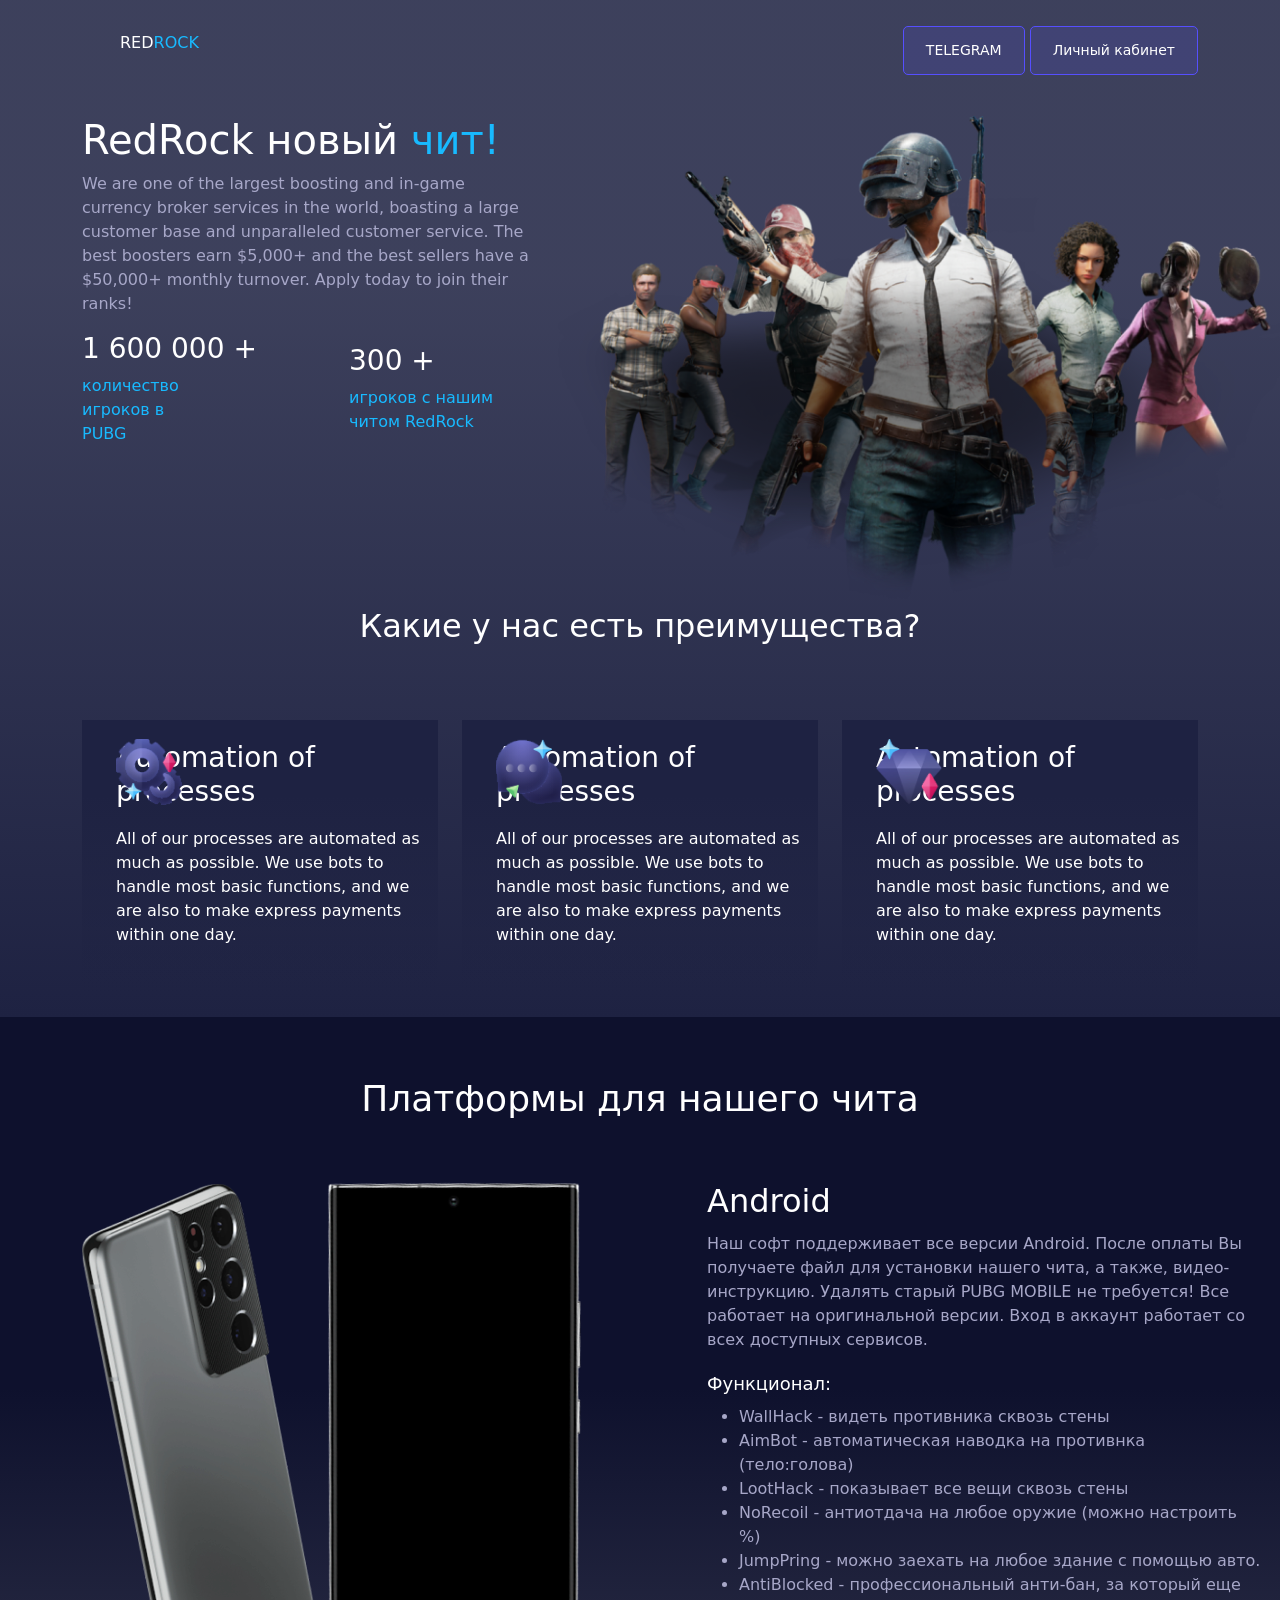
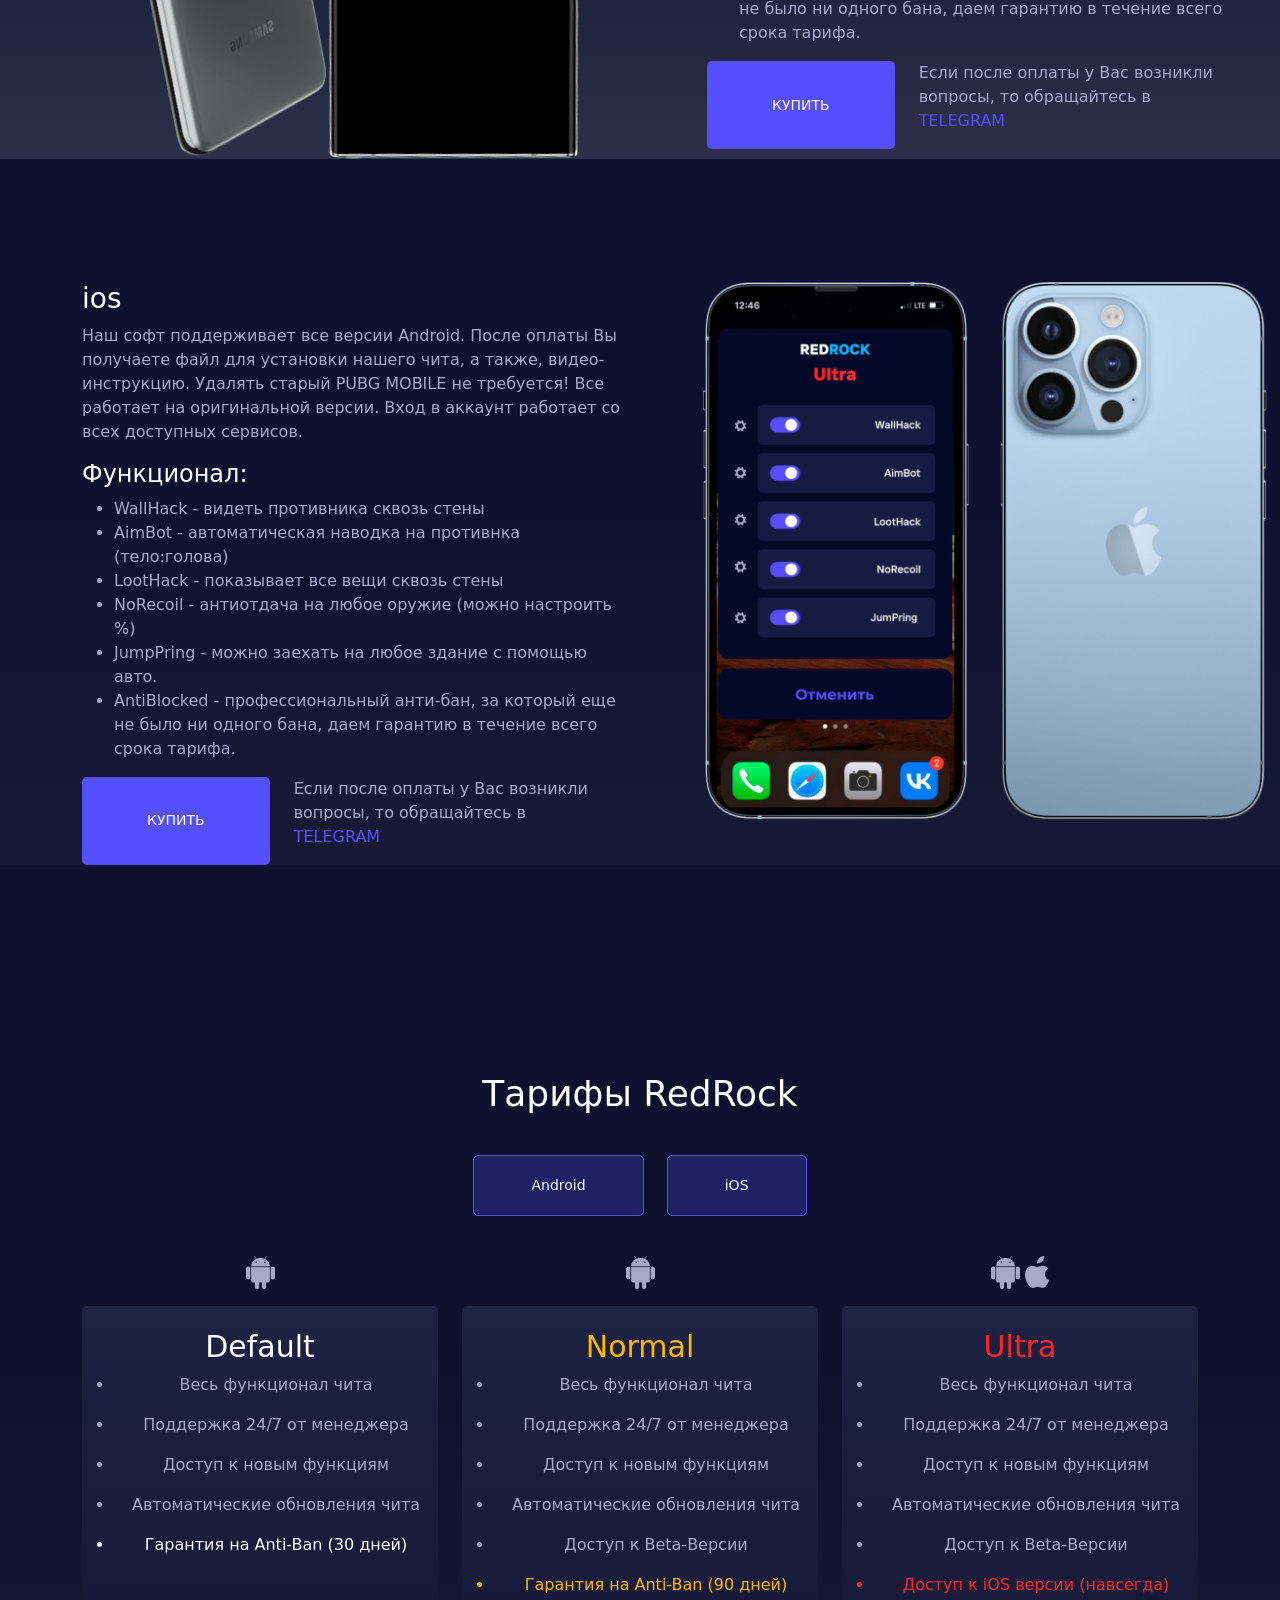
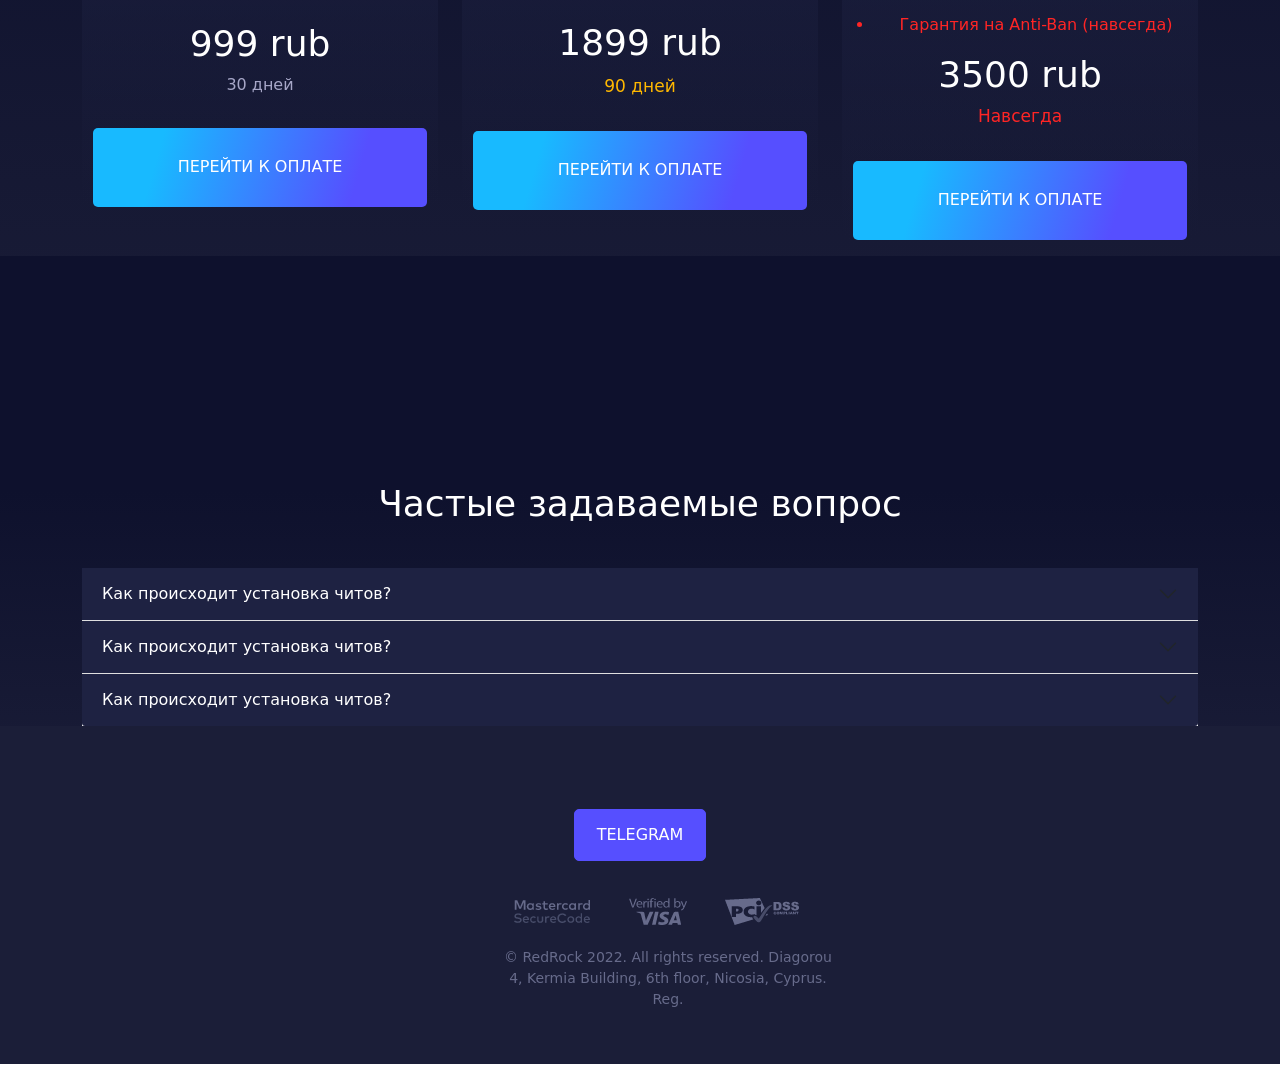
<file: index.html>
<!DOCTYPE html>
<html lang="en">
<head>
    <meta charset="UTF-8">
    <meta http-equiv="X-UA-Compatible" content="IE=edge">
    <meta name="viewport" content="width=device-width, initial-scale=1.0">
    <title>Document</title>
    <link rel="stylesheet" href="css/bootstrap.css">
    <link rel="stylesheet" href="css/all.min.css">
    <link rel="stylesheet" href="css/stely.css">
    <link rel="stylesheet" href="css/media.css">
</head>
<body>
     <header class="header">
     <div class="container">
        <div class="header__name">
         <p>RED<span class="pRock">ROCK</span></p>
         <div class="header__but">
            <button>TELEGRAM</button>
            <button><a href="indux.html">Личный кабинет</a></button>
         </div>
        </div>
        <div class="row">
            <div class="medimg">
                <img class="pgb" src="img/image 747.png" alt="">
            </div>
            <div class="col-lg-5 col-md-6 col-6 loc-text">
              <div class="header__logo">
          <h1>RedRock новый <span class="pRock">чит!</span></h1> 
          <p>We are one of the largest boosting and in-game currency broker services in
            the world, boasting a large customer base and unparalleled customer service. 
            The best boosters earn $5,000+ and the best sellers have a $50,000+ 
            monthly turnover. Apply today to join their ranks!</p> 
             </div> 
            <div class="header__log">
                <div class="header__log-right">
                    <h3>1 600 000 +</h3>
                    <p>количество
                        игроков в PUBG</p>
                </div>
                <div class="header__log-left">
                    <h3>300 +</h3>
                    <p>игроков
                        с нашим читом RedRock</p>
                </div>
            </div> 
            </div>
            <div class="col-lg-7 col-md-6 col-6">
                <img class="pbg" src="img/image 747.png"  alt="">
            </div>
        </div>
        <div class="header__automation">
            
            <h2>Какие у нас есть преимущества?</h2>
            <div class="row">
                <div class="col-lg-4 col-md-6 col-sm-10">
                    
                    <div class="header__automation-text">
                     <img src="img/image 733.png" alt="">
                     <h3>Automation of processes</h3>
                     <p>All of our processes are automated as much as
                        possible. We use bots to handle most basic 
                        functions, and we are also to make express 
                        payments within one day.</p> 
                    </div>
                    
                </div>
                <div class="col-lg-4 col-md-6 col-sm-10">
                    <div class="header__automation-text">
                        <img src="img/image 734.png" alt="">
                     <h3>Automation of processes</h3>
                     <p>All of our processes are automated as much as
                        possible. We use bots to handle most basic 
                        functions, and we are also to make express 
                        payments within one day.</p> 
                    </div>
                </div>
                <div class="col-lg-4 col-md-6 col-sm-10">
                    <div class="header__automation-text">
                        <img src="img/image 735.png" alt="">
                     <h3>Automation of processes</h3>
                     <p>All of our processes are automated as much as
                        possible. We use bots to handle most basic 
                        functions, and we are also to make express 
                        payments within one day.</p> 
                    </div>
                </div>
        
            </div>
        </div>    
    </header> 
     <main>
            <div class="container">
              <div class="android">
                <h2>Платформы для нашего чита</h2>
                <div class="andro">
                    <div class="android__img">
                        <img class="sm" src="img/sm 2.png"  alt="">
                    </div>
                <div class="android__text">
                    <div class="im">
                        <h3>Android<img class="igm" src="img/image 745 (Traced).png" alt=""></h3>
                    </div>
                        
                        <p>Наш софт поддерживает все версии Android. После оплаты Вы получаете 
                            файл для установки нашего чита, а также, видео-инструкцию. Удалять 
                            старый PUBG MOBILE не требуется! Все работает на оригинальной версии.
                            Вход в аккаунт работает со всех доступных сервисов. </p>
                            <h4>Функционал:</h4>
                        <ul class="android__tex">
                            <li>WallHack - видеть противника сквозь стены</li>
                            <li>AimBot - автоматическая наводка на противнка (тело:голова)</li>
                            <li>LootHack - показывает все вещи сквозь стены</li>
                            <li>NoRecoil - антиотдача на любое оружие (можно настроить %)</li>
                            <li>JumpPring - можно заехать на любое здание с помощью авто.</li>
                            <li>AntiBlocked - профессиональный анти-бан, за который еще не было ни одного бана, даем гарантию в течение всего срока тарифа.</li>
                        </ul>
                        <div class="android__but">
                            <button>КУПИТЬ</button>
                            <p class="but">Если после оплаты у Вас возникли вопросы, то обращайтесь в <span>TELEGRAM</span></p>
                        </div>
                        <img class="ms" src="img/Слой 2.png" alt="">
                        </div>     
                    </div>
              </div>
            </div>
    </main>
     <section>
        <div class="container">
            <div class="ios">
                <div class="ios__text">
                    <h3>ios </h3><img class="iso" src="img/image 746 (Traced).png" alt="">
                    <p>Наш софт поддерживает все версии Android. После оплаты Вы получаете 
                        файл для установки нашего чита, а также, видео-инструкцию. Удалять 
                        старый PUBG MOBILE не требуется! Все работает на оригинальной версии.
                        Вход в аккаунт работает со всех доступных сервисов. </p>
                        <h4>Функционал:</h4>
                    <ul class="ios__tex">
                        <li>WallHack - видеть противника сквозь стены</li>
                        <li>AimBot - автоматическая наводка на противнка (тело:голова)</li>
                        <li>LootHack - показывает все вещи сквозь стены</li>
                        <li>NoRecoil - антиотдача на любое оружие (можно настроить %)</li>
                        <li>JumpPring - можно заехать на любое здание с помощью авто.</li>
                        <li class="bat">AntiBlocked - профессиональный анти-бан, за который еще не было ни одного бана, даем гарантию в течение всего срока тарифа.</li>

                    </ul>
                    <div class="ios__but">
                        <button>КУПИТЬ</button>
                        <p class="but">Если после оплаты у Вас возникли вопросы, то обращайтесь в <span>TELEGRAM</span></p>
                        <img class="sio" src="img/Слой 88.png" alt="">
                    </div>
                </div>
                <div class="ios__img">
                    <img class="ioss" src="img/Слой 3.png" alt="">
                    
                    </div>
                    
              </div>
        </div>
    </section>  
     <section> 
      <div class="container">
            <div class="redrock">
                <h2>Тарифы RedRock</h2>
                <div class="redrock__but">
                <button>Android</button>
                <button class="redrock__but-left">iOS </button>
                </div>
                <div class="blok">
                  <div class="row">
                    <div class="col-lg-4 col-md-5 col-sm-8 col-10">
                        <div class="default">
                          <img src="img/image 745 (Traced).png" alt=""> 
                           <div class="default__text">
                            <h3>Default</h3>
                            <ul>
                                <li><p>Весь функционал чита</p></li>
                                <li><p>Поддержка 24/7 от менеджера</p></li>
                                <li><p>Доступ к новым функциям</p></li>
                                <li><p>Автоматические обновления чита</p></li>
                                <li class="default__tet"><p>Гарантия на Anti-Ban (30 дней)</p></li>
                            </ul>
                            <div class="default__but">
                                <h4>999 rub</h4>
                                <p>30 дней</p>
                                <div class="default__button">
                                    <button>ПЕРЕЙТИ К ОПЛАТЕ</button>
                                </div>
                               
                            </div>
                           </div>
                        </div>
                    </div> 
                     <div class="col-lg-4 col-md-5 col-sm-8 col-10">
                        <div class="normal">
                          <img src="img/image 745 (Traced).png" alt=""> 
                           <div class="default__text">
                            <h3>Normal</h3>
                            <ul>
                                <li><p>Весь функционал чита</p></li>
                                <li><p>Поддержка 24/7 от менеджера</p></li>
                                <li><p>Доступ к новым функциям</p></li>
                                <li><p>Автоматические обновления чита</p></li>
                                <li><p>Доступ к Beta-Версии</p></li>
                                <li class="normal__tet"><p>Гарантия на Anti-Ban (90 дней)</p></li>
                            </ul>
                            <div class="normal__but">
                                <h4>1899 rub</h4>
                                <p>90 дней</p>
                                <div class="default__button">
                               <button>ПЕРЕЙТИ К ОПЛАТЕ</button>
                                </div>
                            </div>
                           </div>
                        </div>
                    </div>
                    <div class="col-lg-4 col-md-5 col-sm-8 cols-10">
                        <div class="ultra">
                          <img src="img/image 745 (Traced).png" alt=""> 
                          <img src="img/image 746 (Traced).png" alt="">
                           <div class="ultra__text">
                            <!-- <img class="star" src="img/Star 10.png" alt=""> -->
                            <h3>Ultra</h3>
                            <ul>
                                <li><p>Весь функционал чита</p></li>
                                <li><p>Поддержка 24/7 от менеджера</p></li>
                                <li><p>Доступ к новым функциям</p></li>
                                <li><p>Автоматические обновления чита</p></li>
                                <li><p>Доступ к Beta-Версии</p></li>
                                <li class="ultra__tet"><p>Доступ к iOS версии (навсегда)</p></li>
                                <li class="ultra__tet"><p>Гарантия на Anti-Ban (навсегда)</p></li>
                            </ul>
                            <div class="ultra__but">
                                <h4>3500 rub</h4>
                                <p>Навсегда</p>
                                <div class="default__button">
                                <button>ПЕРЕЙТИ К ОПЛАТЕ</button>
                                </div> 
                            </div>
                           </div>
                        </div>
                    </div>  
                    </div>  
                </div>
                
                </div>
                
            </div>
        </div>  
    </section> 
     <section>   
        <div class="container">
            <div class="questions">
                <h2>Частые задаваемые вопрос</h2>
                <div class="accordion accordion-flush" id="accordionFlushExample">
                    <div class="accordion-item ">
                      <h3 class="accordion-header" id="flush-headingOne">
                        <button class="accordion-button collapsed questions__tab " type="button" data-bs-toggle="collapse" data-bs-target="#flush-collapseOne" aria-expanded="false" aria-controls="flush-collapseOne">
                            Как происходит установка читов? 
                        </button>
                      </h3>
                      <div id="flush-collapseOne" class="accordion-collapse collapse" aria-labelledby="flush-headingOne" data-bs-parent="#accordionFlushExample">
                        <div class="accordion-body">После оплаты Вы получаете  файл для установки нашего чита, а также, видео-инструкцию. Удалять  старый PUBG MOBILE не требуется! Все работает на оригинальной версии. Вход в аккаунт работает со всех доступных сервисов.</div>
                      </div>
                    </div>
                    <div class="accordion-item">
                      <h3 class="accordion-header" id="flush-headingTwo">
                        <button class="accordion-button collapsed " type="button" data-bs-toggle="collapse" data-bs-target="#flush-collapseTwo" aria-expanded="false" aria-controls="flush-collapseTwo">
                            Как происходит установка читов?
                        </button>
                      </h3>
                      <div id="flush-collapseTwo" class="accordion-collapse collapse" aria-labelledby="flush-headingTwo" data-bs-parent="#accordionFlushExample">
                        <div class="accordion-body">После оплаты Вы получаете  файл для установки нашего чита, а также, видео-инструкцию. Удалять  старый PUBG MOBILE не требуется! Все работает на оригинальной версии. Вход в аккаунт работает со всех доступных сервисов.</div>
                      </div>
                    </div>
                    <div class="accordion-item">
                      <h3 class="accordion-header" id="flush-headingThree">
                        <button class="accordion-button collapsed" type="button" data-bs-toggle="collapse" data-bs-target="#flush-collapseThree" aria-expanded="false" aria-controls="flush-collapseThree">
                            Как происходит установка читов?
                        </button>
                      </h3>
                      <div id="flush-collapseThree" class="accordion-collapse collapse" aria-labelledby="flush-headingThree" data-bs-parent="#accordionFlushExample">
                        <div class="accordion-body">После оплаты Вы получаете  файл для установки нашего чита, а также, видео-инструкцию. Удалять  старый PUBG MOBILE не требуется! Все работает на оригинальной версии. Вход в аккаунт работает со всех доступных сервисов.</div>
                      </div>
                    </div>
                  </div>
            </div> 
        </div>        
    </section> 
<footer class="footer">
    <div class="container">
        <button>TELEGRAM</button>
        <div class="footer__text">
          <div class="footer__img">
            <img src="img/image 742.png" alt="">
            <img src="img/image 741.png" alt="">
            <img src="img/image 740.png" alt="">
          </div>  
          <p>© RedRock 2022. All rights reserved. Diagorou 4, Kermia Building, 6th floor, Nicosia, Cyprus. Reg.</p>
        </div>
    </div>
</footer> 
   



    <script src="js/bootstrap.js"></script>
</body>
</html>
</file>
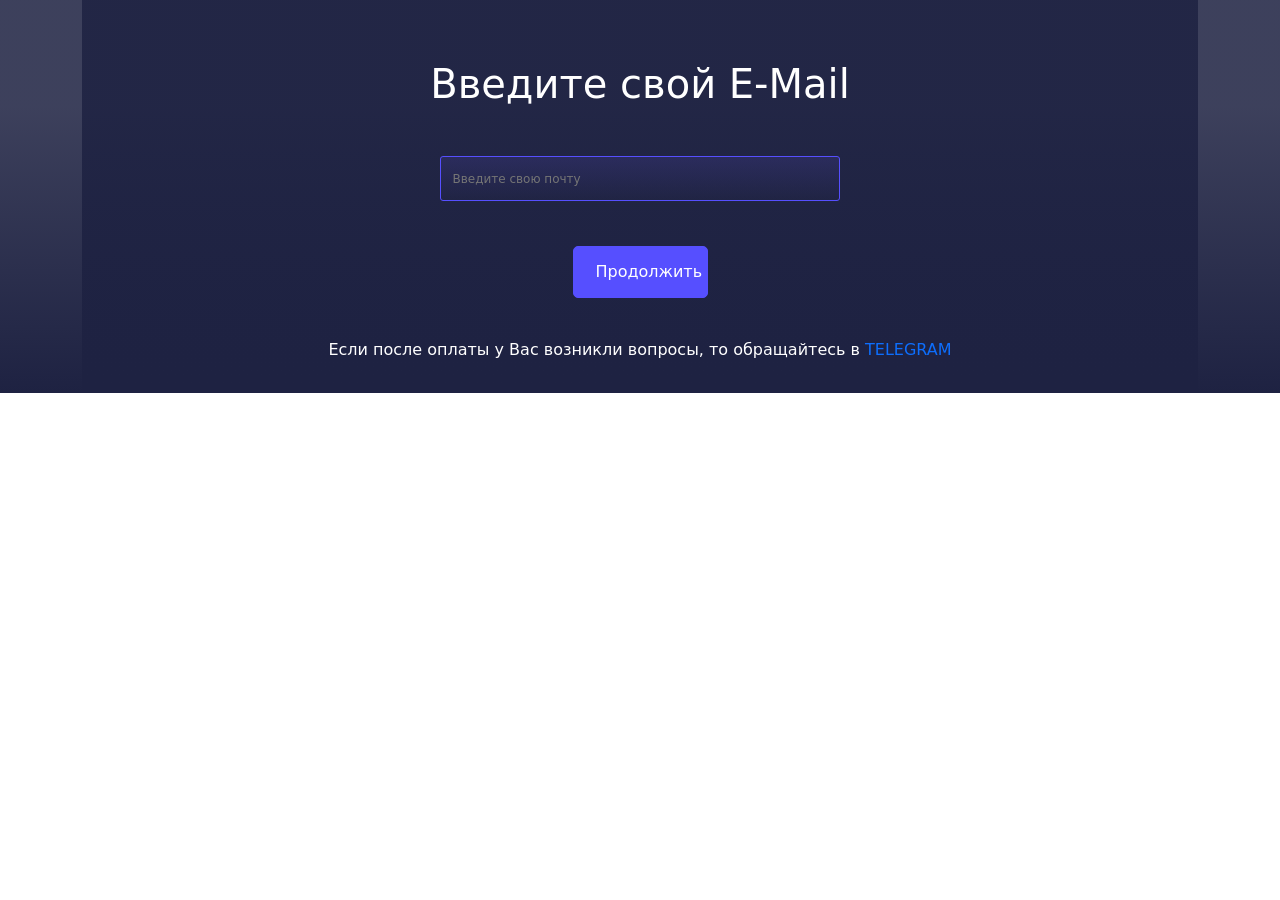
<file: indax.html>
<!DOCTYPE html>
<html lang="en">
<head>
    <meta charset="UTF-8">
    <meta http-equiv="X-UA-Compatible" content="IE=edge">
    <meta name="viewport" content="width=device-width, initial-scale=1.0">
    <title>Document</title>
    <link rel="stylesheet" href="css/bootstrap.css">
    <link rel="stylesheet" href="css/all.min.css">
    <link rel="stylesheet" href="css/stely.css">
    <link rel="stylesheet" href="css/media.css">
</head>
</head>
<body>
    <header>
        <div class="container">
            <div class="regist">
              <h1>Введите свой E-Mail</h1>  
              <label for="text">
                <input class="login" type="email"  placeholder="   Введите свою почту">  
            </label>
            <div class="but">
                <button class="regisr__but">Продолжить</button>
            </div>
            <p>Если после оплаты у Вас возникли вопросы, то обращайтесь в <span>TELEGRAM</span></p>
            </div>
            
        </div>
    </header>
</body>
</html>
</file>
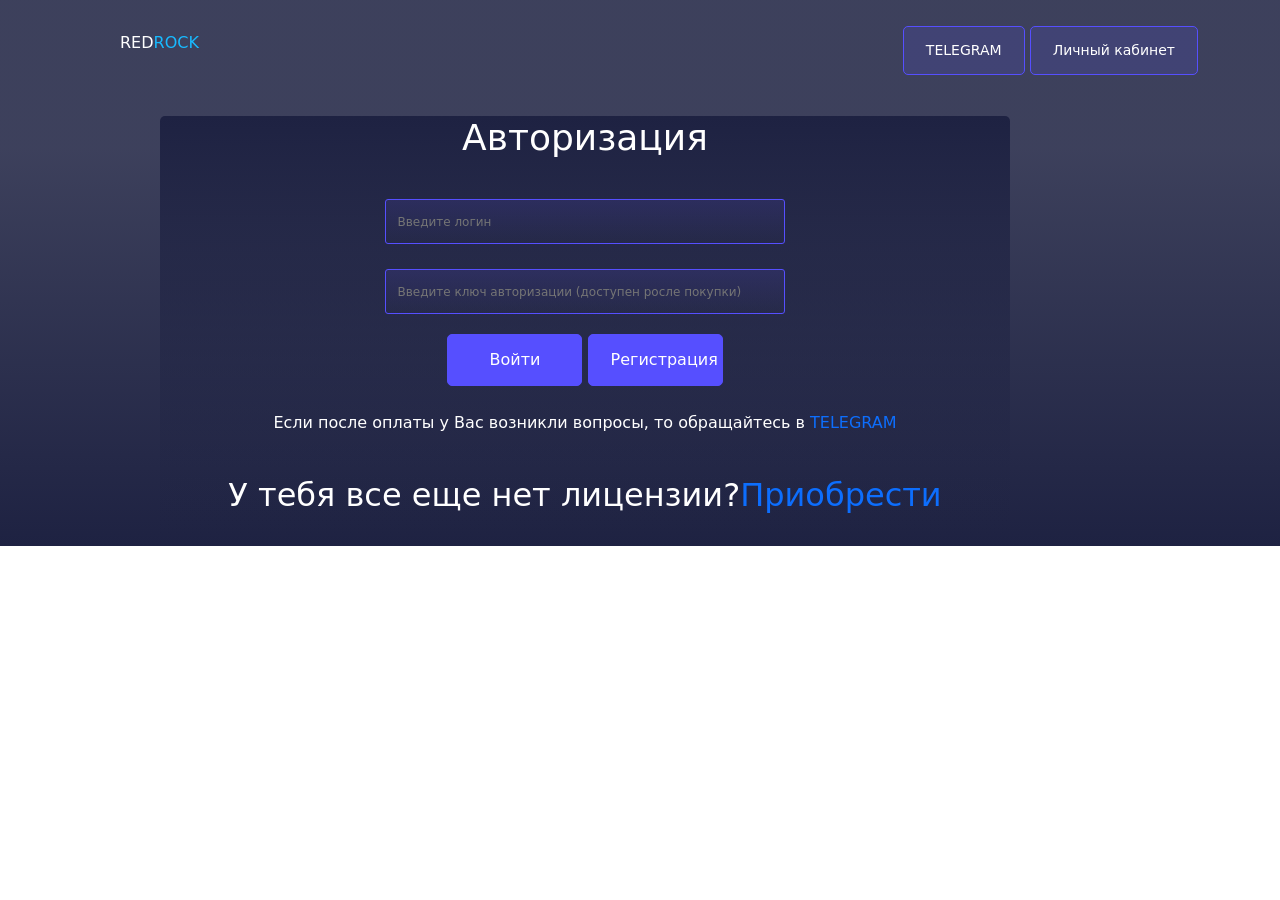
<file: indux.html>
<!DOCTYPE html>
<html lang="en">
<head>
    <meta charset="UTF-8">
    <meta http-equiv="X-UA-Compatible" content="IE=edge">
    <meta name="viewport" content="width=device-width, initial-scale=1.0">
    <title>Document</title>
    <link rel="stylesheet" href="css/bootstrap.css">
    <link rel="stylesheet" href="css/all.min.css">
    <link rel="stylesheet" href="css/stely.css">
    <link rel="stylesheet" href="css/media.css">
</head>
<body>
    <header class="header">
        <div class="container">
           <div class="email__name">
            <p>RED<span class="pRock">ROCK</span></p>
            <div class="email__but">
               <button class="tg">TELEGRAM</button>
               <button>Личный кабинет</button>
            </div>
        
           </div>
           <div class="block">
            
          <div class="email">
            <h1>Авторизация</h1>
            <div class="email__login">
              <label for="text">
                <input class="login" type="email"  placeholder="   Введите логин">
            </label>
            <label for="text">
                <input type="email"  placeholder="   Введите ключ авторизации (доступен росле покупки)">
            </label>  
            </div>
            <button class="email__bat ">Войти</button>
            <button class="email__bat"><a href="indax.html">Регистрация</a></button>
            <p>Если после оплаты у Вас возникли вопросы, то обращайтесь в <span>TELEGRAM</span></p>
            <h2>
            У тебя все еще нет лицензии?<span>Приобрести</span> 
         </h2>
          </div>  
         
        </div>
       </header> 
       <main>
            
        
       </main>
</body>
</html>
</file>
<file: css/stely.css>
*{
    margin: 0;
    padding: 0;
}
body{
    min-width: 320px;
}
/* header start */
/* *************** */
header{
    background: linear-gradient(180deg, #1e2242dc 27.07%, rgb(30, 34, 66) 100%)
}
.header__name {
    display: flex;
    justify-content: space-between;
    align-items: center;
    margin-bottom: 41px;
    padding-top: 26px;
    margin-left: 38px;
}
.header__but a{
    text-decoration: none;
    color: #fff;
}
.header__name p{
    color: #fff;
}
.pRock{
    color: #18BAFF;
}
.header__but button{
    padding: 13px 22px;
    border: 1px solid #564FFF;
    font-size: 14px;
    border-radius: 5px;
    background: rgba(86, 79, 255, 0.15);
    color: #fff;
    transition: 0.5s;
}
.header__but button:hover{
    background: #564FFF;
    border: 1px solid #564FFF;
    border-radius: 5px;
    color: #fff;
}
.header__logo h1{
    color: #fff;
}
.header__logo p{
    color: #A7A7C8;
}
.header__log{
    display: flex;
    justify-content: space-between;
    align-items: center;
}
.header__log h3{
color: #fff;
}
.header__log-right p{
    color:#18BAFF ;
    width: 121px;
}
.header__log-left p{
    color:#18BAFF ;
    width: 184px;
}
.header__automation h2{
    color: #fff;
    text-align: center;
    margin-bottom: 54px;
}
.header__automation-text{
    color: #fff;
    background: linear-gradient(180deg, #1E2242 27.07%, rgba(30, 34, 66, 0) 100%);
    position: relative;
}
.header__automation h3{
    padding-left: 34px;
    margin-top: 21px;
    padding-bottom: 11px;
    padding-top: 21px;
}
.header__automation img{
    padding-left: 34px;
    position: absolute;
    bottom: 196px;
}
.header__automation p{
    padding-left: 34px;
    padding-bottom: 54px;
}
/* header end */
/* ************* */
/* main start */
/* *************** */
main{
    background: linear-gradient(180deg, #0E112D 50%, rgba(14, 17, 45, 0.87) 100%);
}
.andro{
    display: flex;
    justify-content: space-between;  
}
.android h2{
    color: #fff;
    text-align: center;
    padding-top: 60px;
    margin-bottom: 62px;
    font-size: 36px;
    position: relative;
}
.android__text{
    color: #A7A7C8;
    margin-left: 152px;
}
.android__text h3{
    font-size: 32px;
    color: #fff;
    margin-bottom: 11px;
}
.android__text h4{
    font-size: 18px;
    margin-top: 21px;
    margin-bottom: 11px;
    color: #fff;
}
.android__text p{
    color: #A7A7C8;
    font-size: 16px;
    width: 556px;
}
.android__text button{
    font-size: 14px;
    padding: 19px 65px;
    background: #564fff;
    color: #fff;
    border: none;
    border-radius: 5px;
}
.android__text span{
    color: #564FFF;
    font-size: 16px;
}
.android__but{
    display: flex;
}
.android__but .but{
    margin-left: 24px;
    width: 299px;
}
section{
background: linear-gradient(180deg, #0E112D 50%, rgba(14, 17, 45, 0.959) 100%);
padding-top: 123px;
/* margin-bottom: 83px; */
} 
.ios{
    display: flex;}
.ios__text{
    color: #A7A7C8;
    margin-right: 124px;
    
}
.ios h3,h4{
    color: #fff;
}

.ios .bat{
    width: 510px;
}
.ios__text button{
    font-size: 14px;
    padding: 19px 65px;
    background: #564fff;
    color: #fff;
    border: none;
    border-radius: 5px;
}
.ios__text span{
    color: #564FFF;
    font-size: 16px;
}
/* .ios__tex{

} */
.ios__but{
    display: flex;
}
.ios__but .but{
    margin-left: 24px;
    width: 299px;
}
.redrock h2{
    text-align: center;
    color: #fff;
    font-size: 36px;
    margin-top: 84px;
    margin-bottom: 40px;
}
.redrock__but{
    text-align: center;
    
}
.redrock__but button{
    color: #fff;
    font-size: 14px;
    background: rgba(86, 79, 255, 0.25);
    border: 1px solid #564FFF;
    border-radius: 5px;
    padding: 19px 57px;
    transition: 0.5s;
}
.redrock__but button:hover{
    background: #564FFF;
    border-radius: 5px;
}
.redrock__but-left{
    color: #fff;
    font-size: 14px;
    background: rgba(86, 79, 255, 0.25);
    border: 1px solid #564FFF;
    border-radius: 5px;
    padding: 19px 73px;
    transition: 0.5s;
    margin-left: 18px;
}
.redrock__but-left:hover{
    color: #fff;
    font-size: 14px;
    background: rgba(86, 79, 255, 0.25);
    border: 1px solid #564FFF;
    border-radius: 5px;
    padding: 19px 57px;
    transition: 0.5s;
}
.row{
    margin-top: 40px;
}
.default{
    text-align: center;
    /* margin-left: 200px; */
    margin-bottom: 16px;
    
}
.default h3{
    font-size: 30px;
    color: #fff;
    padding-top: 23px;
    
}
.default__text{
    text-align: center;
    color: #A7A7C8;
    background: linear-gradient(180deg, #1E2242 0%, rgba(30, 34, 66, 0) 100%);
    border-radius: 5px;
    margin-top: 17px;
}
.default__tet{
    color: #fff;
    font-size: 16px;
}
.default__text ul{
    font-size: 16px;
}
.default__button {
    margin-top: 31px;
}
.default__but h4{
    color: #fff;
    margin-top: 65px;
    font-size: 36px;
}
.default__button button{
    color: #fff;
    background: #0d6efd;
    padding-top: 27px;
    padding-left: 85px;
    padding-right: 85px;
    padding-bottom: 28px;
    background: linear-gradient(106.14deg, #18BAFF 20.27%, #564FFF 78.28%);
    border-radius: 5px;
    border: none;
    list-style: none;
    text-decoration: none;
}
.normal{
    text-align: center;
    margin-bottom: 16px;
}
.normal h3{
    font-size: 30px;
    color: #FFB800;
    padding-top: 23px;  
}
.normal__text{
    text-align: center;
    color: #A7A7C8;
    background: linear-gradient(180deg, #1E2242 0%, rgba(30, 34, 66, 0) 100%);
    border-radius: 5px;
    margin-top: 17px;
}
.normal__tet{
    color: #FFB800;
    font-size: 16px;
}
.normal__but h4{
    color: #fff;
    margin-top: 24px;
    font-size: 36px;
}
.normal__but p{
    color: #FFB800;
    margin-top: 10px;
    font-size: 17px;
}
.ultra{
    text-align: center;
    margin-bottom: 16px;
}
.ultra h3{
    font-size: 30px;
    color:  #FF2525 ;
    padding-top: 23px;  
}
.ultra__tet{
    color: #FF2525 ;
    font-size: 16px;
}
.ultra__but h4{
    color: #fff;
    margin-top: 16px;
    font-size: 36px;
}
.ultra__but p{
    color: #FF2525;
    
    font-size: 17px;
}
.ultra__text{
    text-align: center;
    color: #A7A7C8;
    background: linear-gradient(180deg, #1E2242 0%, rgba(30, 34, 66, 0) 100%);
    border-radius: 5px;
    margin-top: 17px;
}
.ultra__text img {
    padding-left: 140px;
    position: absolute;
    top: 2705px;
}
.questions h2{
font-size: 36px;
color: #FFFFFF;
margin-top: 103px;
text-align: center;
margin-bottom: 43px;
}
.collapse{
    background: #1E2242;
    color: #FFFFFF;
}
/* .collapse:hover{
    background: #1E2242;
    color: #FFFFFF;
} */
.questions button{
    border-radius: 5px;
    background: #1E2242;
    color: #fff;
    border: none;
    /* margin-bottom: 16px; */
    transition: 0.1s;
}
.questions__tab{
    background: #1E2242;
}
.questions button:hover{
    border-radius: 5px;
    background: #1E2242;
    color: #fff;
    border: none;
}
/* .questions button::after{
    
} */
.footer{
    background: rgba(14, 17, 45, 0.945);
    text-align: center;
    padding-top: 83px;
}
.footer button{
    background: #564FFF;
    border: 1px solid #564FFF;
    border-radius: 5px;
    padding: 13px 22px;
    color: #fff;
}
.footer__img{
    margin-top: 37px;
}
.footer__img img{
    padding-left: 33px;
}
.footer__text p{
    text-align: center;
    font-size: 14px;
    color: #676B8B;
    margin-top: 22px;
    width: 342px;
    margin-left: 410px;
    padding-bottom: 54px;
}





















/* email start */
/* **************** */
.block{
    position: relative;
    right: 282px;
}
.email{
    border-radius: 5px;
    text-align: center;
    /* margin-top: 165px; */
    width: 827px;
    margin-left: 345px;
    background: linear-gradient(180deg, #1E2242 0%, rgba(30, 34, 66, 0) 100%);
}
.email h1{
    color: #fff;
    font-size: 36px;
    margin-bottom: 40px;
    /* margin-top: 64px; */
}
.email__login{
    display: flex;
    flex-direction: column;
}
.email__bat a{
    color: #fff;
    text-decoration: none;
}
.email input{
    /* margin-left: 120px; */
    width: 400px;
    height: 45px;
    background:linear-gradient(180deg, #39367e6b 0%, rgba(30, 34, 66, 0) 100%);
    color: #fff;
    border: 1px solid #564FFF;
    border-radius: 3px;
    font-size: 12px;
}
.email input:hover{
    border: 1px solid #564FFF;
}
.login{
    margin-bottom: 25px;
    color: #fff;
}
.email__bat{
    margin-top: 20px;
    background: #564FFF;
    border: 1px solid #564FFF;
    border-radius: 5px;
    padding: 13px 22px;
    color: #fff;
    width: 135px;
}
.email p{
    margin-top: 25px;
    color: #fff;
    padding-bottom: 25px;
}
.email p span{
color: #0d6efd;
}
.email h2{
color: #fff;
 padding-bottom: 31px;
}
.email h2 span{
    color: #0d6efd;
}
.email__name {
    display: flex;
    justify-content: space-between;
    align-items: center;
    margin-bottom: 41px;
    padding-top: 26px;
    margin-left: 38px;
}
.email__but a{
    text-decoration: none;
    color: #fff;
}
.email__name p{
    color: #fff;
}
.pRock{
    color: #18BAFF;
}
.email__but button{
    padding: 13px 22px;
    border: 1px solid #564FFF;
    font-size: 14px;
    border-radius: 5px;
    background: rgba(86, 79, 255, 0.15);
    color: #fff;
    transition: 0.5s;
}
.email__but button:hover{
    background: #564FFF;
    border: 1px solid #564FFF;
    border-radius: 5px;
}





.regist{
    background: linear-gradient(180deg, #1e2242dc 27.07%, rgb(30, 34, 66) 100%);
    text-align: center;
    color: #fff;
}
.regist h1{
    padding-top: 60px;
}
.regist input{
    width: 400px;
    height: 45px;
    background:linear-gradient(180deg, #39367e6b 0%, rgba(30, 34, 66, 0) 100%);
    color: #fff;
    border: 1px solid #564FFF;
    border-radius: 3px;
    font-size: 12px;  
    margin-top: 40px;
}
.regisr__but{
    margin-top: 20px;
    background: #564FFF;
    border: 1px solid #564FFF;
    border-radius: 5px;
    padding: 13px 22px;
    color: #fff;
    width: 135px;
}
.regist p{
    margin-top: 40px;
    /* width: 700px; */
    padding-bottom: 31px;
}
.regist p span{
    color: #0d6efd;
}
</file>
<file: css/media.css>
@media(max-width:2000px){
   .pgb{
    display: none;
   } 
   .igm{
    display: none;
   }
   .ms{
    display: none;
   }
   .iso{
    display: none;
   }
   .sio{
    display: none;
   }
   .ultra__text img {
    padding-left: 170px;
    position: absolute;
    top: 2705px;
}
.footer__text p {
    margin-left: 415px;
}
.ultra__text img {
    padding-left: 170px;
    position: absolute;
    top: 2825px;
 }
 .email{
    width: 850px;
margin-left: 430px;
}
}
@media(max-width:1399px){
    .ultra__text img {
        padding-left: 139px;
        position: absolute;
        top: 2825px;
    }
    .email{
        width: 850px;
    margin-left: 360px;
    }
}
@media(max-width:1380px){
    .ioss{
        width: 570px;
    }
    .email{
        width: 850px;
    margin-left: 360px;
    }
}
@media(max-width:1364px){
    .ioss{
        width: 560px;
    }
    .email{
        width: 850px;
    margin-left: 360px;
    }
}
@media (max-width: 1340px){
.ioss {
    width: 550px;
 }
 .email{
    width: 850px;
margin-left: 360px;
}
}
@media (max-width: 1330px){
.ioss {
    width: 545px;
 }
 .email{
    width: 850px;
margin-left: 360px;
}
}
@media(max-width:1325px){
    .pbg{
        width: 774px;
    }
    .pgb{
        display: none;
    }
    .ios__text {
        
        margin-right: 98px;
    }
    .android__text {
        
        margin-left: 125px;
    }
    .ultra__text img {
        top: 2827px;
    }
    .igm{
        display: none;
    }
    .iso{
        display: none;
    }
    .ms{
        display: none;
    }
    .sio{
        display: none;
    }
    .email{
        width: 850px;
    margin-left: 360px;
    }
}
@media(max-width:1316px){
    .pbg{
        width: 747px;
    }
    .ultra__text img {
        position: absolute;
        top: 2810px;
    }
    .ios__text {
        margin-right: 79px;
    }
    .email{
        width: 850px;
    margin-left: 360px;
    }
}  
@media(max-width:1280px){
    .ioss{
        width: 564px;
    }
}
@media(max-width:1272px){
    .pbg{
        width: 730px;
    }
    .android__text {
        margin-left: 95px;
    }
    .ios__text {
        margin-right: 70px;
    }
    .star{
        position: absolute;
        top: 2675px;
    }
    .ios__text {
        margin-right: 55px;
    }
    .ultra__text img {
        position: absolute;
        top: 2798px;
    }
    .email{
        width: 850px;
    margin-left: 360px;
    }
}
@media(max-width:1230px){
    .pbg{
        width: 700px;
    }
    .ultra__text img {
        position: absolute;
        top: 2777px;
    }
    .ios__text {
        margin-right: 32px;
    }
    .email{
        width: 850px;
    margin-left: 355px;
    }
    
} 
@media(max-width:1199px){
    .pbg{
        width: 680px;
    }
    .android__text {
        margin-left: 46px;
        font-size: 15px;
    
    }
    .sm{
        width: 375px;
    }
    .ioss{
        width: 375px;
        height: 380px;
    }
    .ultra__text img {
        padding-left: 111px;
        top: 2592px;
    }
    .header__automation img {
        padding-left: 34px;
        position: absolute;
        bottom: 258px;
    } 
    .default__button button {
        padding-top: 25px;
        padding-left: 70px;
        padding-right: 70px;
        padding-bottom: 25px;
    }   
    .footer__text p {
        margin-left: 320px;
    }    
}
@media(max-width:1160px){
   .pbg {
    width: 669px;
  }
}
@media(max-width:1150px){
    .pbg{
        width: 660px;
    }
    .ultra__text img {
        padding-left: 111px;
        top: 2578px;
    }
}  
@media(max-width:1145px){
    .ultra__text img {
        padding-left: 111px;
        top: 2578px;
    }
} 
@media(max-width:1115px){
    .pbg{
        width: 640px;
    }
}   
@media(max-width:1105px){
    .pbg{
        width: 620px;
    }
    .ultra__text img {
        padding-left: 111px;
        top: 2551px;
    }
} 
@media (max-width: 1075px){
.pbg {
    width: 625px;
}
}
@media (max-width: 1040px){
.pbg {
    width: 605px;
  }
}
@media(max-width:1030px){
    .pbg{
        width: 590px;
    }
    .ultra__text img {
        padding-left: 111px;
        top: 2528px;
    }
}
@media(max-width:1024px){
    .pbg{
        width: 586px;
    }
    .ultra__text img {
        padding-left: 111px;
        top: 2525px;
    }
    .ios__text {
        margin-right: 50px;
    }
}   
@media(max-width:1015px){
   
.sm {
    width: 351px;
}
.ultra__text img {
    padding-left: 118px;
    top: 2529px;
    width: 183px;
 }
}
@media (max-width: 1005px){
.ioss {
    width: 365px;
    height: 380px;
 }
}
@media(max-width:991px){
    .pbg{
        width: 480px;
    }
    .android__img{
        display: none;
    }
    .ioss{
        display: none;
    }
    .ultra__text img {
        padding-left: 106px;
        top: 4693px;
        width: 167px;
    }
    .header__automation img {
        bottom: 202px;
        margin-left: -20px;
    }
    .footer__text p {
        font-size: 10px;
        margin-left: 200px;
    }
    .android__text{
        text-align: center;
        width: 556px;
        margin-left: 100px;
    }
    .header__automation h3 {
        padding-left: 17px;
        font-size: 19px;
    }
    .header__automation p {
        padding-left: 20px;
        padding-bottom: 54px;
        font-size: 17px;
    }
    .header__log h3 {
        color: #fff;
        font-size: 23px;
        margin-top: 23px;
    }
    .android__text h3 {
        text-align: center;
    }
    .android__text h4 {
        text-align: center;
    }
    .android__tex{
        width: 554px;
    }
    .ios__tex{
        width: 554px;
    }
     .igm{
        position: relative;
      display: flex;
      bottom: 37px;
      margin-left: 347px;
        justify-content: space-around;  
    }
    .android__but {
        display: flex;
        width: 186px;
        margin-left: 188px;
        flex-direction: column;
        text-align: center;
        
    }
    .android__text button{
       margin-bottom: 16px; 
    }
    .android__but .but {
        margin-left: -30px;
        width: 276px;
    }  
    .ms {
        display: flex;
        margin-left: 176px;
        margin-bottom: 31px;
    }
    .ios h3, h4 { 
        text-align: center;
    }
    .iso{
        position: relative;
        display: flex;
        margin-left: 307px;
        bottom: 36px;
    }
    .ios__text{
        text-align: center;
        width: 556px;
        margin-left: 100px;
    }
    .default__button button {
        padding-top: 17px;
        padding-left: 64px;
        padding-right: 63px;
        padding-bottom: 18px;
    }
    .ios__but {
        display: flex;
        width: 186px;
        margin-left: 188px;
        flex-direction: column;
        text-align: center;
        
    }
    .ios__but .but {
        margin-top: 16px;
        margin-left: -30px;
        width: 276px;
    }  
    .sio {
        display: flex;
        position: relative;
        left: 4px;
        width: 213.81px;
        height: 461.25px;
        /* margin-right: -24px; */
        margin-bottom: 66px;
    }
    .email {
        width: 707px;
        margin-left: 290px;
    }
}
@media (max-width: 935px){
.pbg {
    width: 465px;
  }
  .email {
    width: 707px;
    margin-left: 290px;
}
}
@media (max-width: 920px){
.pbg {
    width: 445px;
}
.ultra {
    text-align: center;
    margin-top: 16px;
}
.ultra__text img {
    padding-left: 106px;
    top: 4706px;
    width: 167px;
  }
  .email {
    width: 707px;
    margin-left: 290px;
}
}
@media (max-width: 895px){
.ultra__text img {
    padding-left: 106px;
    top: 4662px;
    width: 167px;
  }
  .email {
    width: 707px;
    margin-left: 288px;
}
} 
@media (max-width: 865px){
.pbg {
    width: 435px;
  }
  .email {
    width: 707px;
    margin-left: 288px;
}
}
@media (max-width: 850px){
.pbg {
    width: 420px;
  }
  .email {
    width: 707px;
    margin-left: 288px;
}
}
@media (max-width: 820px){
.pbg {
    width: 405px;
  }
  .email {
    width: 707px;
    margin-left: 281px;
}
}
@media(max-width:790px){
   .pbg {
    width: 385px;
  }
}
@media(max-width:772px){
    .pbg {
        width: 380px;
    }
    .ultra__text img {
        padding-left: 106px;
        top: 4655px;
        width: 167px;
    }
    .email {
        width: 707px;
        margin-left: 273px;
    }
}
@media(max-width:767px){
.pbg{
    display: none;
} 
.pgb {
    display: block;
  width: 500px;
  margin-left: 25px;  
} 
.header__automation{
    display: block;
    margin-left: 72px;
}
.header__name p {
    display: none;
} 
.header__but{
    margin-left: 120px;
} 
.header__but button{
    margin-left: 19px;
}
.header__logo h1 {
    color: #fff;
    text-align: center;
    width: 363px;
    font-size: 34px;
    margin-left: 100px;
}
.header__logo p {
    color: #A7A7C8;
    width: 395px;
    margin-left: 100px;
    font-size: 16px;
}
.header__log-left{
    margin-left: 35px;
}
.header__log{
    margin-left: 110px;
}

.andro{
    margin-left: -96px;
}
.header__automation img {
    bottom: 202px;
    margin-left: -18px;
}
.ios__text {
    text-align: center;
    width: 556px;
    margin-left: -3px;
}
.ultra__text img {
    /* padding-left: 98px; */
    top: 5739px;
    width: 174px;
    left: 411px;
}
/* .blok{
    margin-left: 110px;
} */
.footer__text p {
    font-size: 10px;
    margin-left: 110px;
}
.row {
    margin-top: 40px;
    display: flex;
    justify-content: center;
}
.email p {
    margin-top: 25px;
    color: #fff;
    padding-bottom: 25px;
    width: 300px;
    margin-left: 142px;
}
.email {
    width: 593px;
    margin-left: 260px;
}
.email h2 {
    color: #fff;
    width: 557px;
    padding-bottom: 31px;
    margin-left: 27px;
}
.regist p {
    margin-top: 40px;
    width: 508px;
    padding-bottom: 31px;
}
}
@media(max-width:748px){
    .ultra__text img {
        /* padding-left: 98px; */
        top: 5738px;
    width: 174px;
    left: 400px;
    }
}
@media(max-width:720px){
    .ultra__text img {
        /* padding-left: 98px; */
        top: 5737px;
        width: 174px;
        left: 383px;
    }
}
@media(max-width:696px){
    .ultra__text img {
        /* padding-left: 98px; */
        top: 5730px;
    width: 185px;
    left: 365px;
    }
}
@media(max-width:680px){
    .ultra__text img {
        /* padding-left: 98px; */
        top: 5730px;
        width: 185px;
        left: 358px;
    }
}
@media(max-width:650px){
    .ultra__text img {
        /* padding-left: 98px; */
        top: 5735px;
    width: 178px;
    left: 347px;
    }
}
@media(max-width:644px){
    .andro {
        margin-left: -113px;
    }
    .email {
        width: 593px;
        margin-left: 245px;
    }
}
@media(max-width:620px){
    .ultra__text img {
        /* padding-left: 98px; */
        top: 5731px;
    width: 178px;
    left: 330px;
    }
}
@media(max-width:600px){
    .ultra__text img {
        /* padding-left: 98px; */
        top: 5734px;
    width: 178px;
    left: 321px;
    }
    .email {
        width: 505px;
        margin-left: 294px;
    }
    .email p {
        margin-top: 25px;
        color: #fff;
        padding-bottom: 25px;
        width: 281px;
        margin-left: 114px;
    }
    .email h2 {
        color: #fff;
        width: 480px;
        padding-bottom: 31px;
        margin-left: 18px;
    }
}
@media(max-width:575px){
    /* .blok {
        margin-left: 58px;
    } */
    .ultra {
        text-align: center;
        margin-top: 16px;
        width: 454px;
    margin-left: 48px;
    }
    .ultra__text img {
        /* padding-left: 98px; */
        top: 5656px;
    width: 178px;
    left: 369px;
    }
    .email__but{
        margin-right: 47px;
    }
    .regist p {
        margin-top: 40px;
        width: 508px;
        padding-bottom: 31px;
        margin-left: 21px;
    }
}
@media(max-width:552px){
.android h2 {
    margin-bottom: 45px;
    font-size: 32px;
}
.android__text h3 {
    font-size: 30px;
    margin-bottom: 1px;
}
.android__text p {
    margin-left: 23px;
    font-size: 14px;
    width: 522px;
}
.android__tex {
    width: 533px;
    font-size: 14px;
}
.ios__tex {
    width: 533px;
    font-size: 14px;
}
/* . {
    margin-left: 112px;
    width: 419px;
} */
.ultra {
    text-align: center;
    margin-top: 16px;
    width: 437px;
margin-left: 48px;
}
.ultra__text img {
    /* padding-left: 98px; */
    top: 5575px;
    width: 178px;
    left: 350px;
}
.regist p {
    margin-top: 40px;
    width: 508px;
    padding-bottom: 31px;
    margin-left: 14px;
  }
}
@media(max-width:540px){
    .header__automation img {
        bottom: 175px;
        margin-left: -18px;
    }
    .ios__text {
        text-align: center;
        width: 513px;
        margin-left: 4px;
    }
    .iso {
        position: relative;
        display: flex;
        margin-left: 288px;
        bottom: 42px;
    }
    .ios .bat {
        width: 485px;
    }
    .android__tex {
        width: 509px;
        font-size: 14px;
    }
    .ios__but .but {
        margin-top: 16px;
        margin-left: -49px;
        width: 276px;
    }
    .sio {
        display: flex;
        position: relative;
        left: -21px;
        width: 213.81px;
        height: 461.25px;
        /* margin-right: -24px; */
        margin-bottom: 66px;
    }
    .email {
        width: 450px;
        margin-left: 319px;
    }
    .email__name{
        display: flex;
        flex-direction: column;
    }
    .email p {
        margin-top: 25px;
        color: #fff;
        padding-bottom: 25px;
        width: 281px;
        margin-left: 91px;
    }
    .email h2 {
        color: #fff;
        width: 444px;
        padding-bottom: 31px;
        margin-left: 5px;
    }
    .regist p {
        margin-top: 40px;
        width: 442px;
        padding-bottom: 31px;
        margin-left: 36px;
    }

}
@media(max-width:535px){
    .ultra__text img {
        /* padding-left: 98px; */
        top: 5649px;
        width: 178px;
        left: 335px;
    
    }
    .ultra {
        text-align: center;
         margin-top: 16px;
        width: 421px;
        margin-left: 48px;
}
}
@media (max-width: 529px){
.header__automation {
    display: block;
    margin-left: 33px;
}
    .header__automation img {
        bottom: 175px;
        margin-left: -18px;
    }
    .header__logo{
        margin-left: -21px;
    }
    .pgb {
        display: block;
        width: 500px;
        margin-left: 10px;
    }
    .android__text p {
        margin-left: 23px;
        font-size: 14px;
        width: 490px;
    }
    .ios__text {
        text-align: center;
        width: 478px;
        margin-left: 4px;
    }
    .iso {
        position: relative;
        display: flex;
        margin-left: 263px;
        bottom: 42px;
    }
    .ios p {
        margin-left: 26px;
        margin-top: 0;
        margin-bottom: 1rem;
    }
    .ios .bat {
        width: 448px;
    }
    .ultra__text img {
        /* padding-left: 98px; */
        top: 5573px;
        width: 178px;
        left: 337px;
    }
    .email {
        width: 439px;
        margin-left: 316px;
    }
    .email p {
        margin-top: 25px;
        color: #fff;
        padding-bottom: 25px;
        width: 281px;
        margin-left: 84px;
    }
    .email h2 {
        color: #fff;
        width: 480px;
        padding-bottom: 31px;
        margin-left: -19px;
    }
}   
@media(max-width:505px){
    .android__text p {
        margin-left: 23px;
        font-size: 14px;
        width: 465px;
    }
    .android__tex {
        width: 485px;
        font-size: 14px;
    }
    .igm {
        position: relative;
        display: flex;
        bottom: 37px;
        margin-left: 322px;
        justify-content: space-around;
    }
    .ios__tex{
        width: 485px;
        font-size: 14px;
    }
    /* .blok {
        margin-left: 86px;
        width: 419px;
    } */
    .ultra {
        text-align: center;
        margin-top: 16px;
        width: 396px;
        margin-left: 42px;
    }
    .ultra__text img {
        /* padding-left: 98px; */
        top: 5592px;
        width: 178px;
        left: 303px;
    }
    .footer__text p {
        font-size: 10px;
        margin-left: 84px;
    }
}
@media(max-width:496px){
    .pgb {
        display: block;
        width: 475px;
        margin-left: 6px;
    }
    .header__name{
        margin-left: -33px;
    }
    .header__automation img {
        bottom: 197px;
        margin-left: -18px;
    }
    .ios__text {
        text-align: center;
        width: 454px;
        margin-left: 4px;
    }
    .iso {
        position: relative;
        display: flex;
        margin-left: 244px;
        bottom: 42px;
    }
    .ios .bat {
        width: 435px;
    }
    .ios__but {
        display: flex;
        width: 186px;
        margin-left: 160px;
        flex-direction: column;
        text-align: center;
    }
    .ultra__text img {
        /* padding-left: 98px; */
        top: 5682px;
        width: 178px;
        left: 305px;
    }
    .email {
        width: 439px;
        margin-left: 300px;
    }
    .regist p {
        margin-top: 40px;
        width: 442px;
        padding-bottom: 31px;
        margin-left: 17px;
    }
}
@media(max-width:480px){
    .header__logo {
        margin-left: -50px;
    }
    .pgb {
        display: block;
        width: 475px;
        margin-left: -12px;
    }
    .header__log {
        margin-left: 80px;
    }
    .android__but .but {
        margin-left: -30px;
        width: 243px;
    }
    .android__but {
        display: flex;
        width: 186px;
        margin-left: 152px;
        flex-direction: column;
        text-align: center;
    }
    .ms {
        display: flex;
        margin-left: 117px;
        margin-bottom: 31px;
    }
    .android__text p {
        margin-left: 23px;
        font-size: 14px;
        width: 422px;
    }
    .android__tex {
        width: 462px;
        font-size: 14px;
    }
    .igm {
        position: relative;
        display: flex;
        bottom: 37px;
        margin-left: 304px;
        justify-content: space-around;
    }
    .ios__text {
        text-align: center;
        width: 416px;
        margin-left: 4px;
    }
    .iso {
        position: relative;
        display: flex;
        margin-left: 232px;
        bottom: 42px;
    }
    .ios__tex {
        width: 462px;
        font-size: 14px;
    }
    .ultra {
        text-align: center;
        margin-top: 16px;
        width: 373px;
        margin-left: 42px;
    }
    .ultra__text img {
        /* padding-left: 98px; */
        top: 5747px;
        width: 178px;
        left: 280px;
    }
    .email__name {
        display: flex;
        flex-direction: column;
        margin-right: 12px;
    }
    .email {
        width: 417px;
        margin-left: 298px;
    }
    .email h2 {
        color: #fff;
        width: 447px;
        padding-bottom: 31px;
        margin-left: -15px;
    }
}
@media (max-width: 463px){
.pgb {
    display: block;
    width: 475px;
    margin-left: -12px;
}
.ultra__text img {
    top: 5789px;
    width: 178px;
    left: 280px;
}
.regist p {
    margin-top: 40px;
    width: 399px;
    padding-bottom: 31px;
    margin-left: 17px;
  }
}
@media(max-width:460px){
    .header__logo {
        margin-left: -50px;
    }
    .pgb {
        display: block;
        width: 472px;
        margin-left: -18px;
    }
    .header__log {
        margin-left: 70px;
    }
    .ios__tex {
        width: 462px;
        font-size: 14px;
        margin-left: -31px;
    }
    .ios__but {
        display: flex;
        width: 186px;
        margin-left: 132px;
        flex-direction: column;
        text-align: center;
    }
    /* .blok {
        margin-left: 58px;
        width: 419px;
    } */
    .ultra {
        text-align: center;
        margin-top: 16px;
        width: 361px;
        margin-left: 38px;
    }
    .ultra__text img {
        /* padding-left: 98px; */
        top: 5776px;
        width: 178px;
        left: 264px;
    }
    .email {
        width: 400px;
        margin-left: 302px;
    }

    .email input {
        /* margin-left: 120px; */
        width: 369px;
        height: 45px;
        background: linear-gradient(180deg, #39367e6b 0%, rgba(30, 34, 66, 0) 100%);
        color: #fff;
        border: 1px solid #564FFF;
        border-radius: 3px;
        font-size: 12px;
    }
    .email p {
        margin-top: 25px;
        color: #fff;
        padding-bottom: 25px;
        width: 281px;
        margin-left: 62px;
    }
    .email h2 {
        color: #fff;
        width: 389px;
        padding-bottom: 31px;
        margin-left: 2px;
    }
}
@media(max-width:450px){
    .header__logo {
        margin-left: -65px;
    }
    .pgb {
        display: block;
        width: 465px;
        margin-left: -18px;
    }
    .header__log {
        margin-left: 65px;
    }
    .android__tex {
        width: 434px;
        font-size: 14px;
    }
    .android__text p {
        margin-left: 20px;
        font-size: 14px;
        width: 410px;
    }
    .igm {
        position: relative;
        display: flex;
        bottom: 37px;
        margin-left: 289px;
        justify-content: space-around;
    }
    .footer__text p {
        font-size: 10px;
        margin-left: 60px;
    }
    .regist input {
        width: 380px;
        height: 45px;
        background: linear-gradient(180deg, #39367e6b 0%, rgba(30, 34, 66, 0) 100%);
        color: #fff;
        border: 1px solid #564FFF;
        border-radius: 3px;
        font-size: 12px;
        margin-top: 40px;
    }
    .regist p {
        margin-top: 40px;
        width: 399px;
        padding-bottom: 31px;
        margin-left: 12px;
    }
}
@media (max-width: 440px){
    .pgb {
        display: block;
        width: 460px;
        margin-left: -18px;
    }
.ultra__text img {
    top: 5801px;
    width: 178px;
    left: 246px;
}
.ultra {
    text-align: center;
    margin-top: 16px;
    width: 341px;
    margin-left: 38px;
}
.email {
    width: 400px;
    margin-left: 289px;
  }
}
@media (max-width: 435px){
.pgb {
    display: block;
    width: 454px;
    margin-left: -18px;
  }
}
@media(max-width:430px){
    .header__logo {
        margin-left: -80px;
    }
    .header__logo h1 {
        font-size: 32px;
    }
    .header__logo p {
        font-size: 14px;
    }
    .header__name {
        margin-left: -70px;
    }
    .pgb {
        display: block;
        width: 440px;
        margin-left: -18px;
    }
    .header__log {
        margin-left: 50px;
    }
    .android__text p {
        margin-left: 20px;
        font-size: 12px;
        width: 398px;
    }
    .android__tex {
        width: 423px;
        font-size: 12px;
    }
    .igm {
        position: relative;
        display: flex;
        bottom: 37px;
        margin-left: 283px;
        justify-content: space-around;
    }
    .ios__tex {
        width: 423px;
        font-size: 12px;
    }
    .ios__tex {
        width: 423px;
        font-size: 12px;
    }
    .iso {
        position: relative;
        display: flex;
        margin-left: 220px;
        bottom: 42px;
    }
    .ios .bat {
        width: 405px;
    }
    .ultra {
        text-align: center;
        margin-top: 16px;
        width: 332px;
        margin-left: 38px;
    }
    .ultra__text img {
        /* padding-left: 98px; */
        top: 5622px;
        width: 170px;
        left: 240px;
    }
    .regist input {
        width: 364px;
        height: 45px;
        background: linear-gradient(180deg, #39367e6b 0%, rgba(30, 34, 66, 0) 100%);
        color: #fff;
        border: 1px solid #564FFF;
        border-radius: 3px;
        font-size: 12px;
        margin-top: 40px;
    }
    .regist p {
        margin-top: 40px;
        width: 399px;
        padding-bottom: 31px;
        margin-left: 4px;
    }

}
@media (max-width: 420px){
    .pgb {
        display: block;
        width: 435px;
        margin-left: -18px;
    }
.header__logo p {
    font-size: 12px;
    width: 327px;
    margin-left: 126px;
}
.android__tex {
    width: 407px;
    font-size: 12px;
}
.android__text p {
    margin-left: 20px;
    font-size: 12px;
    width: 389px;
}
.android__but {
    width: 186px;
    margin-left: 128px;
}
.ms {
    display: flex;
    margin-left: 98px;
    margin-bottom: 31px;
}
.igm {
    position: relative;
    display: flex;
    bottom: 37px;
    margin-left: 272px;
    justify-content: space-around;
}
.ios .bat {
    width: 389px;
}
.ios__but {
    display: flex;
    width: 186px;
    margin-left: 116px;
    flex-direction: column;
    text-align: center;
}
/* .blok {
    margin-left: 58px;
    width: 385px;
} */
.ultra {
    text-align: center;
    margin-top: 16px;
    width: 323px;
}
.ultra__text img {
    /* padding-left: 98px; */
    top: 5624px;
    width: 170px;
    left: 231px;
}
.email {
    width: 350px;
    margin-left: 301px;
}
.email input {
    /* margin-left: 120px; */
    width: 321px;
    height: 45px;
    background: linear-gradient(180deg, #39367e6b 0%, rgba(30, 34, 66, 0) 100%);
    color: #fff;
    border: 1px solid #564FFF;
    border-radius: 3px;
    font-size: 12px;
}
.email p {
    margin-top: 25px;
    color: #fff;
    padding-bottom: 25px;
    width: 281px;
    margin-left: 35px;
}
.email h2 {
    color: #fff;
    width: 329px;
    padding-bottom: 31px;
    margin-left: 9px;
}
.regist p {
    margin-top: 40px;
    width: 370px;
    padding-bottom: 31px;
    margin-left: 7px;
  }
}
@media (max-width: 410px){
.pgb {
    display: block;
    width: 425px;
    margin-left: -18px;
  }
}
@media(max-width:400px){
    .pgb {
        display: block;
        width: 400px;
        margin-left: -7px;
    }
    .header__log {
        margin-left: 36px;
        font-size: 15px;
    }
    .android h2 {
        margin-bottom: 45px;
        font-size: 24px;
    }
    .android__text p {
        margin-left: 17px;
        font-size: 12px;
        width: 362px;
    }
    .android__tex {
        width: 386px;
        font-size: 12px;
    }
    .igm {
    position: relative;
    display: flex;
    bottom: 37px;
    margin-left: 256px;
    justify-content: space-around;
}
.ios__tex {
    width: 386px;
    font-size: 12px;
}
.ios .bat {
    width: 352px;
}
.iso {
    position: relative;
    display: flex;
    margin-left: 204px;
    bottom: 42px;
}
/* .blok {
    margin-left: 39px;
    width: 385px;
} */
.ultra__text img {
    /* padding-left: 98px; */
    top: 5591px;
    width: 170px;
    left: 229px;
}
.footer__text p {
    font-size: 10px;
    margin-left: 69px;
    width: 247px;
}
.email {
    width: 350px;
    margin-left: 293px;
}
.regist input {
    width: 329px;
    height: 45px;
    background: linear-gradient(180deg, #39367e6b 0%, rgba(30, 34, 66, 0) 100%);
    color: #fff;
    border: 1px solid #564FFF;
    border-radius: 3px;
    font-size: 12px;
    margin-top: 40px;
}
.regist p {
    margin-top: 40px;
    width: 330px;
    padding-bottom: 31px;
    margin-left: 20px;
}
}
@media(max-width:392px){
   .pgb {
    display: block;
    width: 395px;
    margin-left: -7px;
}
    .email__but {
        display: flex;
        margin-right: 40px;
    }
    .tg{
        margin-right: 10px;
    }
    .email {
        width: 350px;
        margin-left: 288px;
    }
    .email__but button {
        padding: 12px 13px;
        border: 1px solid #564FFF;
        font-size: 14px;
        border-radius: 5px;
        background: rgba(86, 79, 255, 0.15);
        color: #fff;
        transition: 0.5s;
    }
}
@media(max-width:382px){
    .header__name {
        margin-left: -103px;
    }
    .header__logo {
        margin-left: -100px;
    }
    .header__log {
        margin-left: 25px;
        font-size: 15px;
    }
    .header__automation p {
        padding-left: 10px;
        padding-bottom: 54px;
        font-size: 15px;
    }
    .header__automation img {
        bottom: 185px;
        margin-left: -18px;
    }
    .pgb {
        display: block;
        width: 370px;
        margin-left: -7px;
    }
    .android__tex {
        width: 371px;
        font-size: 12px;
    }
    .android__text p {
        margin-left: 17px;
        font-size: 12px;
        width: 345px;
    }
    .android__but {
        width: 186px;
        margin-left: 111px;
    }
    .ms {
        display: flex;
        margin-left: 79px;
        margin-bottom: 31px;
    }
    .igm {
        position: relative;
        display: flex;
        bottom: 37px;
        margin-left: 256px;
        justify-content: space-around;
    }
    .ultra {
        text-align: center;
        margin-top: 16px;
        width: 296px;
        margin-left: 31px;
    }
    .ultra__text img {
        /* padding-left: 98px; */
        top: 5591px;
        width: 170px;
        left: 197px;
    }
    .email {
        width: 320px;
        margin-left: 300px;
    }
    .email h1 {
        color: #fff;
        font-size: 32px;
        margin-bottom: 40px;
        /* margin-top: 64px; */
    }
    .email input {
        /* margin-left: 120px; */
        width: 299px;
        height: 41px;
        background: linear-gradient(180deg, #39367e6b 0%, rgba(30, 34, 66, 0) 100%);
        color: #fff;
        border: 1px solid #564FFF;
        border-radius: 3px;
        font-size: 10px;
    }
    .email__bat {
        margin-top: 20px;
        background: #564FFF;
        border: 1px solid #564FFF;
        border-radius: 5px;
        padding: 13px 22px;
        color: #fff;
        width: 126px;
    }
    .email p {
        margin-top: 25px;
        color: #fff;
        padding-bottom: 25px;
        width: 248px;
        margin-left: 32px;
    }
    .email h2 {
        color: #fff;
        width: 282px;
        padding-bottom: 31px;
        margin-left: 21px;
    }
    .regist p {
        margin-top: 40px;
        width: 300px;
        padding-bottom: 31px;
        margin-left: 26px;
    }
    .regist input {
        width: 300px;
        height: 45px;
        background: linear-gradient(180deg, #39367e6b 0%, rgba(30, 34, 66, 0) 100%);
        color: #fff;
        border: 1px solid #564FFF;
        border-radius: 3px;
        font-size: 12px;
        margin-top: 40px;
    }
}
@media(max-width:368px){
   .pgb {
    display: block;
    width: 360px;
    margin-left: -7px;
}
    .ultra {
        text-align: center;
        margin-top: 16px;
        width: 281px;
        margin-left: 31px;
    }
    .ultra__text img {
        /* padding-left: 98px; */
        top: 5636px;
        width: 170px;
        left: 179px;
    }
    .email {
        width: 320px;
        margin-left: 294px;
    }
    .regist h1{
        font-size: 24px;
    }
    .regist p {
        margin-top: 40px;
        width: 260px;
        padding-bottom: 31px;
        margin-left: 44px;
    }
}
@media(max-width:360px){
    .header__name {
        margin-left: -103px;
    }
    .header__logo {
        margin-left: -112px;
    }
    .header__log {
        margin-left: 13px;
        font-size: 15px;
    }
    
    .header__automation {
        display: block;
        margin-left: 8px;
    }
    
    .pgb {
        display: block;
        width: 350px;
        margin-left: -7px;
    }
    .android__text p {
        margin-left: 17px;
        font-size: 12px;
        width: 321px;
    }
    .android__tex {
        width: 340px;
        font-size: 12px;
    }
    .igm {
        position: relative;
        display: flex;
        bottom: 37px;
        margin-left: 244px;
        justify-content: space-around;
    }
    .ios__tex {
        width: 340px;
        font-size: 12px;
    }
    .ios__text p {
        margin-left: 17px;
        font-size: 12px;
        width: 295px;
    }
    .ios .bat {
        width: 313px;
    }
    .ios__but {
        display: flex;
        width: 186px;
        margin-left: 83px;
        flex-direction: column;
        text-align: center;
    }
    .iso {
        position: relative;
        display: flex;
        margin-left: 180px;
        bottom: 42px;
    }
    /* .blok {
        margin-left: 30px;
        width: 351px;
    } */
    .ultra {
        text-align: center;
        margin-top: 16px;
        width: 276px;
    }
    .ultra__text img {
        /* padding-left: 98px; */
        top: 5587px;
        width: 170px;
        left: 176px;
    }
    .footer__text p {
        font-size: 10px;
        margin-left: 55px;
        width: 247px;
    }
    .email {
        width: 320px;
        margin-left: 290px;
    }
    .regist input {
        width: 285px;
        height: 45px;
        background: linear-gradient(180deg, #39367e6b 0%, rgba(30, 34, 66, 0) 100%);
        color: #fff;
        border: 1px solid #564FFF;
        border-radius: 3px;
        font-size: 12px;
        margin-top: 40px;
    }
}
@media (max-width: 354px){
.ultra__text img {
    /* padding-left: 98px; */
    top: 5665px;
    width: 170px;
    left: 176px;
    }
    .email__but button {
        padding: 12px 12px;
        border: 1px solid #564FFF;
        font-size: 14px;
        border-radius: 5px;
        background: rgba(86, 79, 255, 0.15);
        color: #fff;
        transition: 0.5s;
    }
    .email {
        width: 320px;
        margin-left: 286px;
    }
}
@media(max-width:350px){
    .header__log-left p {
        width: 165px;
    }
    .header__log {
        margin-left: 24px;
        font-size: 15px;
    }
    .header__but {
        margin-left: 100px;
    }
    .header__logo h1 {
        font-size: 25px;
    }
    .header__automation h2 {
        font-size: 25px;
    }
    .igm {
        position: relative;
        display: flex;
        bottom: 37px;
        margin-left: 233px;
        justify-content: space-around;
    }
    .ultra {
        text-align: center;
        margin-top: 16px;
        width: 265px;
    }
    .ultra__text img {
        /* padding-left: 98px; */
        top: 5656px;
        width: 170px;
        left: 167px;
    }
    .redrock__but {
    text-align: center;
    /* justify-content: space-between; */
    width: 326px;
}
.redrock__but button {
    color: #fff;
    font-size: 14px;
    background: rgba(86, 79, 255, 0.25);
    border: 1px solid #564FFF;
    border-radius: 5px;
    padding: 19px 44px;
    transition: 0.5s;
    width: 133px;
}
.email input {
    /* margin-left: 120px; */
    width: 276px;
    height: 34px;
    background: linear-gradient(180deg, #39367e6b 0%, rgba(30, 34, 66, 0) 100%);
    color: #fff;
    border: 1px solid #564FFF;
    border-radius: 3px;
    font-size: 10px;
}
.email__bat {
    margin-top: 20px;
    background: #564FFF;
    border: 1px solid #564FFF;
    border-radius: 5px;
    padding: 10px 17px;
    color: #fff;
    width: 123px;
}
.email h2 {
    color: #fff;
    width: 252px;
    padding-bottom: 31px;
    margin-left: 32px;
}
.email__but button {
    padding: 12px 8px;
    border: 1px solid #564FFF;
    font-size: 14px;
    border-radius: 5px;
    background: rgba(86, 79, 255, 0.15);
    color: #fff;
    transition: 0.5s;
}
.regist p {
    margin-top: 40px;
    width: 260px;
    padding-bottom: 31px;
    margin-left: 37px;
}
}
@media(max-width:342px){
    .ultra__text img {
        /* padding-left: 98px; */
        top: 5705px;
        width: 170px;
        left: 166px;
    }
    .email {
        width: 320px;
        margin-left: 280px;
    }
}
@media(max-width:340px){
.pgb {
    display: block;
    width: 330px;
    margin-left: -7px;
}
.header__logo {
    margin-left: -125px;
}
.android__tex {
    width: 320px;
    font-size: 12px;
}
.android__text p {
    margin-left: 17px;
    font-size: 12px;
    width: 307px;
}
.android__but {
    width: 186px;
    margin-left: 82px;
}
.ms {
    display: flex;
    margin-left: 50px;
    margin-bottom: 31px;
}
.ios__tex {
    width: 320px;
    font-size: 12px;
}
.ios__text p {
    margin-left: -2px;
    font-size: 12px;
    width: 307px;
}
.iso {
    position: relative;
    display: flex;
    margin-left: 174px;
    bottom: 42px;
}
.ios__but {
    display: flex;
    width: 186px;
    margin-left: 65px;
    flex-direction: column;
    text-align: center;
}
.ios .bat {
    width: 313px;
}
/* .blok {
    margin-left: 30px;
    width: 308px;
} */
.ultra {
    text-align: center;
    margin-top: 16px;
    width: 259px;
}
.ultra__text img {
    /* padding-left: 98px; */
    top: 5712px;
    width: 162px;
    left: 164px;
}
.footer__text p {
    font-size: 10px;
    margin-left: 48px;
    width: 247px;
}
.footer__img {
    margin-top: 37px;
    width: 317px;
    margin-left: -11px;
}
.email {
    width: 300px;
    margin-left: 290px;
 }
}
@media(max-width:337px){
    .ultra__text img {
        /* padding-left: 98px; */
        top: 5760px;
        width: 162px;
        left: 163px;
    }
}
@media(max-width:334px){
    .email {
        width: 300px;
        margin-left: 283px;
    }
    .email__but button {
        padding: 11px 7px;
        border: 1px solid #564FFF;
        font-size: 14px;
        border-radius: 5px;
        background: rgba(86, 79, 255, 0.15);
        color: #fff;
        transition: 0.5s;
    }
    .regist p {
        margin-top: 40px;
        width: 260px;
        padding-bottom: 31px;
        margin-left: 26px;
    }
}
@media(max-width:330px){
    .header__but {
        margin-left: 89px;
    }
    .pgb {
        display: block;
        width: 330px;
        margin-left: -16px;
    }
    .header__logo p {
        font-size: 12px;
        width: 295px;
        margin-left: 142px;
    }
    .android__tex {
        width: 320px;
        font-size: 12px;
    }
    .android__text p {
        margin-left: 17px;
        font-size: 12px;
        width: 307px;
    }
    .android__but {
        width: 186px;
        margin-left: 82px;
    }
    .ms {
        display: flex;
        margin-left: 50px;
        margin-bottom: 31px;
    }
    .ios__tex {
        width: 339px;
        font-size: 12px;
    }
    .ultra__text img {
        /* padding-left: 98px; */
        top: 5780px;
        width: 162px;
        left: 163px;
    }
    .footer__text p {
        font-size: 10px;
        margin-left: 40px;
        width: 247px;
    }
    .email__but button {
        padding: 11px 6px;
        border: 1px solid #564FFF;
        font-size: 14px;
        border-radius: 5px;
        background: rgba(86, 79, 255, 0.15);
        color: #fff;
        transition: 0.5s;
    }
    .regist p {
        margin-top: 40px;
        width: 260px;
        padding-bottom: 31px;
        margin-left: 26px;
    }
    }
</file>
